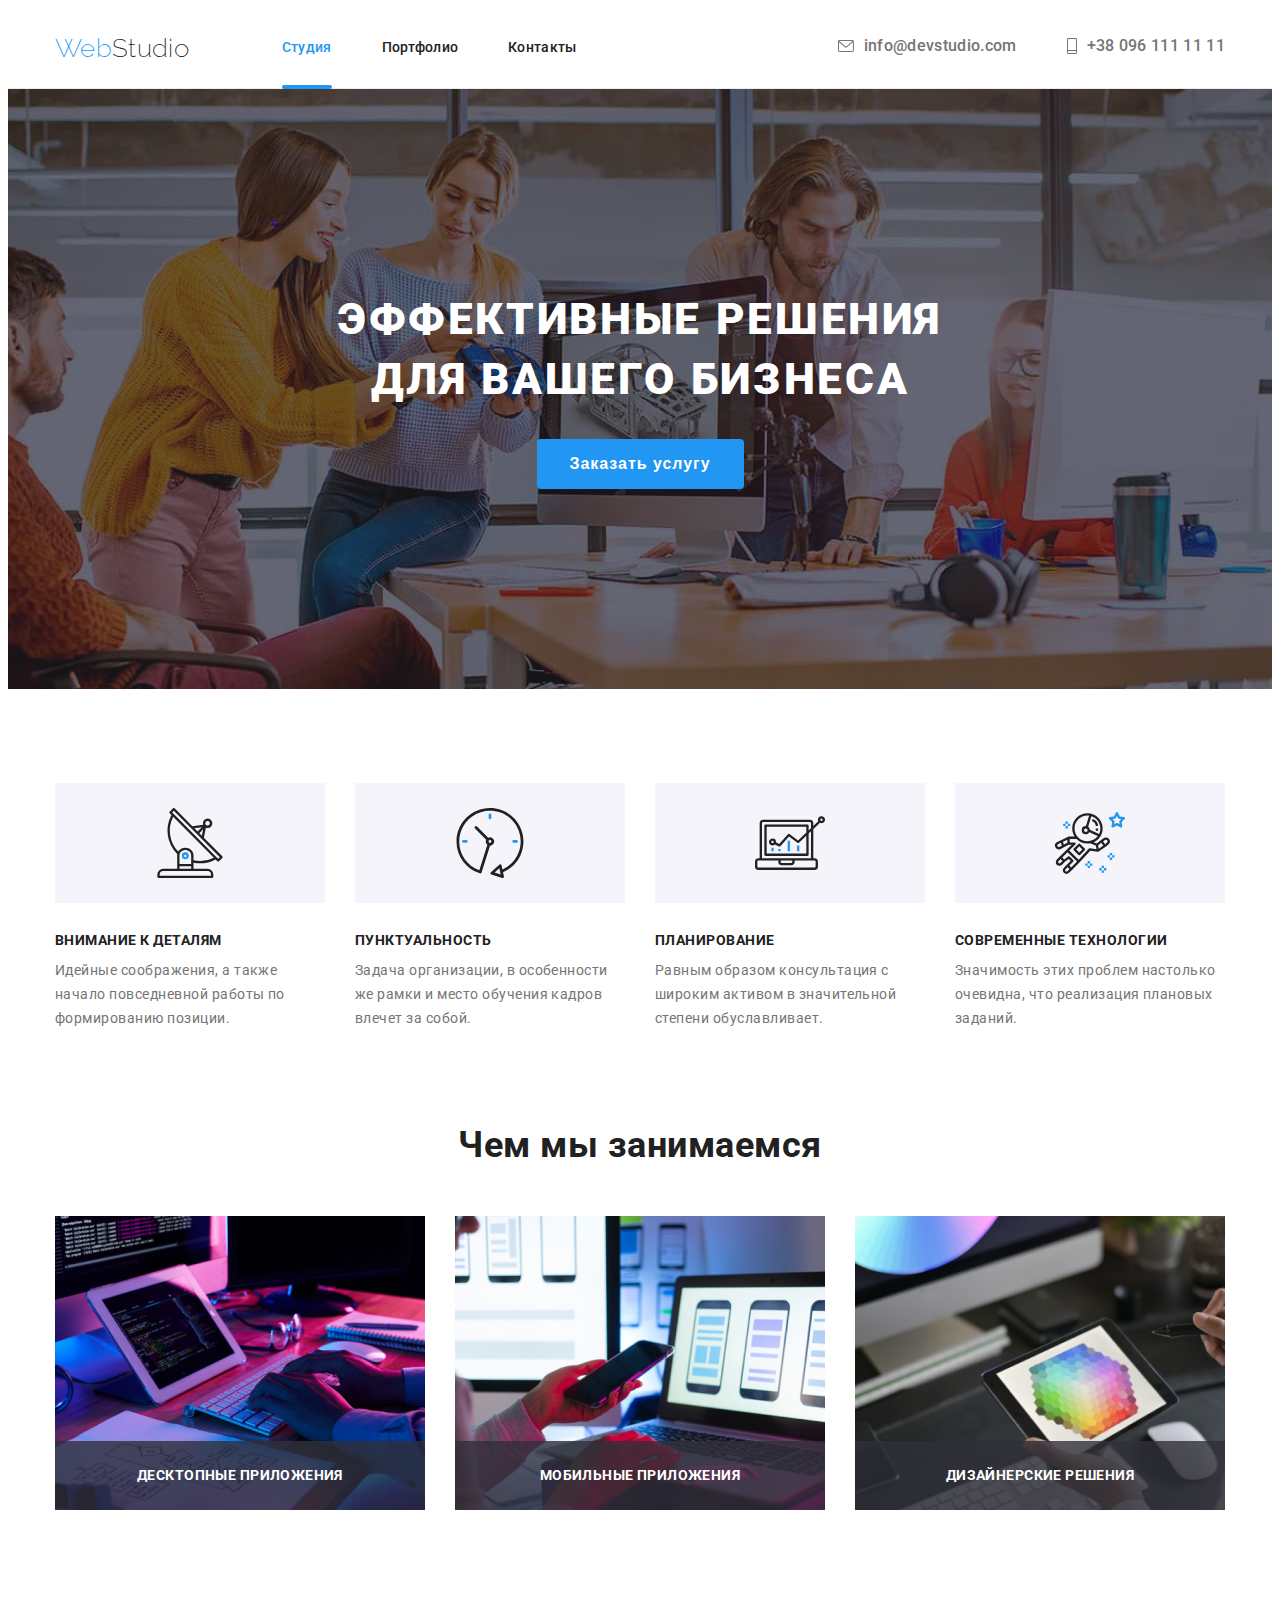
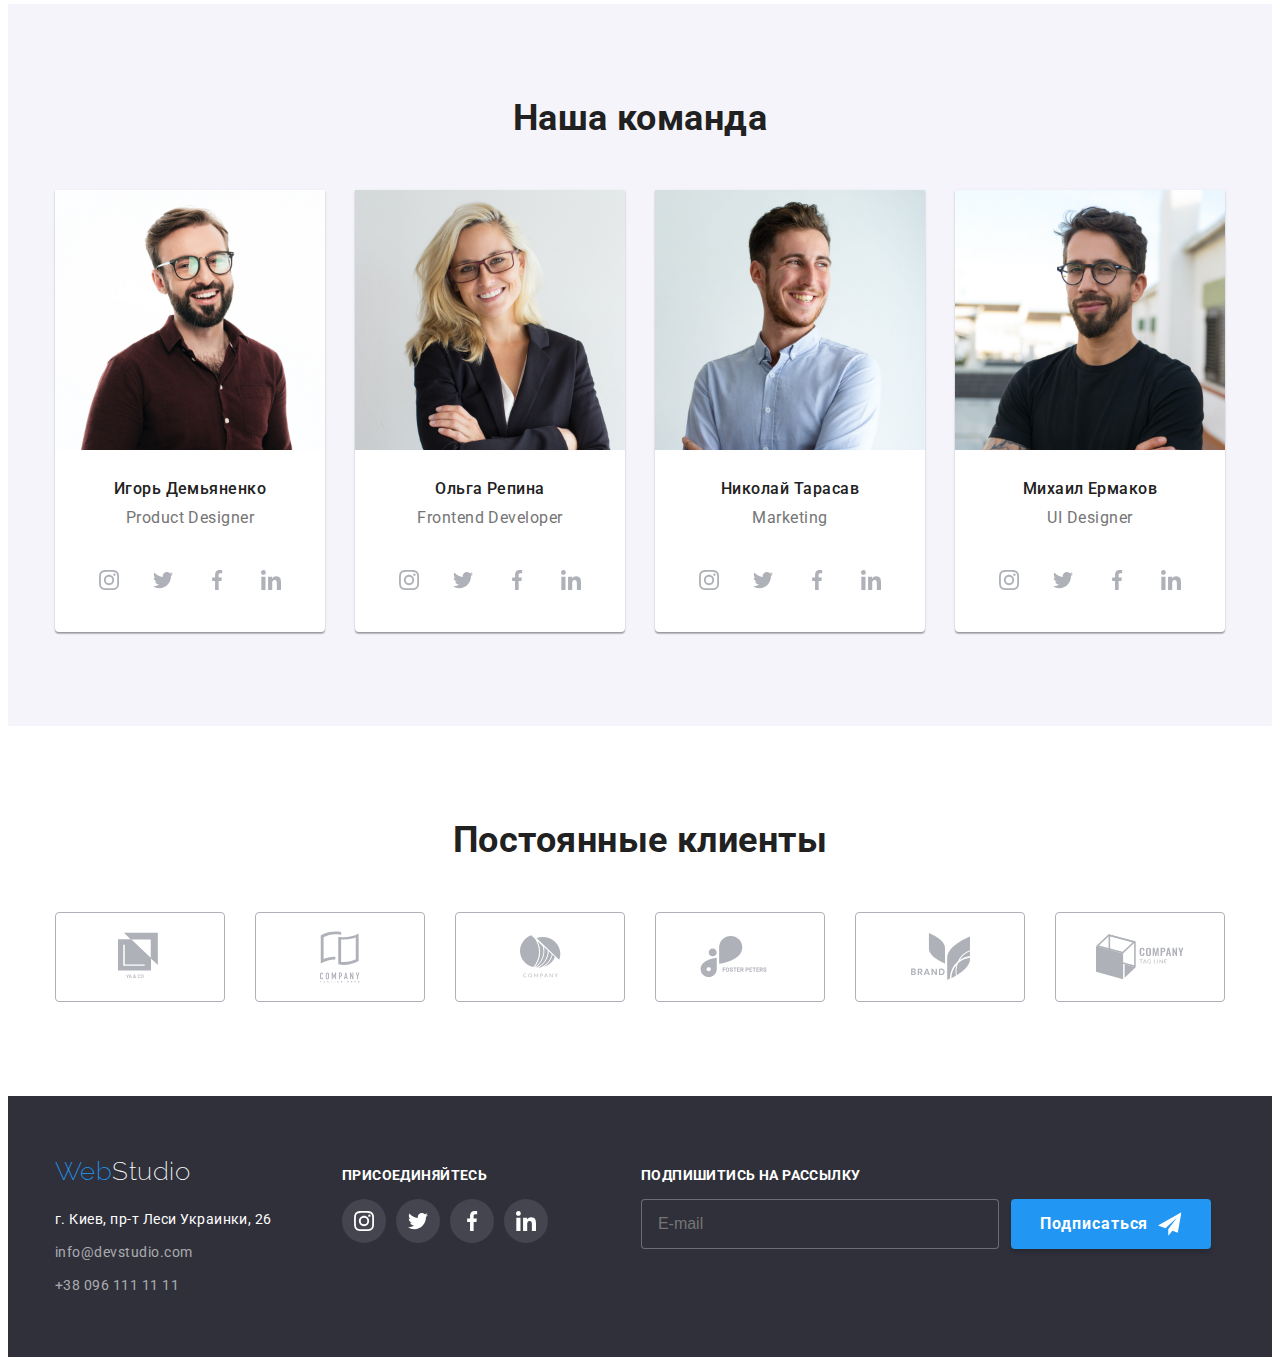
<file: index.html>
<!DOCTYPE html>
<html lang="ru">
<head>
    <meta charset="UTF-8">
    <meta name="viewport" content="width=, initial-scale=1.0">
    <title>Document</title>
    <link href="https://fonts.googleapis.com/css2?family=Raleway:wght@700&family=Roboto:wght@400;500;700;900&display=swap"
        rel="stylesheet">
    <link rel="stylesheet" href="./css/common.css">
    <link rel="stylesheet" href="./css/main.css">
</head>
<body>
    <!-- Шапка страницы-->
    <header class="page-header">
        <div class="container main-nav">
            <nav class="main-nav">
               <a href="./index.html" class="logo"><span class="logo-accent">Web</span>Studio</a>

            <ul class="site-nav list">
               <li class="item"><a href="" class="link current">Студия</a></li>
               <li class="item"><a href="./portfolio.html" class="link">Портфолио</a></li>
               <li class="item"><a href="" class="link">Контакты</a></li>
            </ul>
           </nav>

            <ul class="contact">
                <li class="item">
                    <a href="mailto:info@devstudio.com" class="link contact">
                    <svg class="icon mail">
                        <use href="./images/symbol-defs.svg#mail"></use>
                    </svg> info@devstudio.com</a></li>
                <li class="item">
                    <a href="tel:+380961111111" class="link contact">
                     <svg class="icon tel">
                        <use href="./images/symbol-defs.svg#tel"></use>
                     </svg> +38 096 111 11 11
                </a></li>
            </ul>
        </div>
    </header>
    <!-- Привествияe-->
    <main> 
   
        <section class="hero"> 
            <h1 class="hero-title">Эффективные решения<br> для вашего бизнеса </h1>
            <button type="button" class="button" data-modal-open>Заказать услугу</button>
        </section>

    <!-- Преимущества-->
    <section class="section no-padding"> 
        <div class="container">
            <h2 class="section-title-feature">Преимущества</h2>
            
            <ul class="feature-list list">
                <li class="item icon-antenna">
                    <h3 class="title">ВНИМАНИЕ К ДЕТАЛЯМ</h3>
                    <p class="text">Идейные соображения, а также начало повседневной работы по формированию позиции.</p>
                </li>
                <li class="item icon-clock">
                    <h3 class="title">ПУНКТУАЛЬНОСТЬ</h3>
                    <p class="text">Задача организации, в особенности же рамки и место обучения кадров влечет за собой.</p>
                </li>
                <li class="item icon-diagram">
                    <h3 class="title">ПЛАНИРОВАНИЕ</h3>
                    <p class="text">Равным образом консультация с широким активом в значительной степени обуславливает.</p>
                </li>
                <li class="item icon-astronaut">
                    <h3 class="title">СОВРЕМЕННЫЕ ТЕХНОЛОГИИ</h3>
                    <p class="text">Значимость этих проблем настолько очевидна, что реализация плановых заданий.</p>
                </li>
            </ul>
        </div>
    </section>
    <!-- Чем мы занимаемся -->
    <section class="section">
        <div class="container">
            <h2 class="section-title">Чем мы занимаемся</h2>
            <ul class="work-list list">
                <li class="item">
                    <div class="box-work">
                        <img src="./images/img1.png" alt="Кодируем" width="370">
                        <div class="box-title">
                            <p class="box-text">ДЕСКТОПНЫЕ ПРИЛОЖЕНИЯ</p>
                        </div>
                        </div>
                </li>
                <li class="item">
                    <div class="box-work">
                        <img src="./images/img2.png" alt="Смотрим на телефон" width="370">
                        <div class="box-title">
                            <p class="box-text">МОБИЛЬНЫЕ ПРИЛОЖЕНИЯ</p>
                        </div>
                    </div>
                    
                </li>
                <li class="item">
                    <div class="box-work">
                        <img src="./images/img3.png" alt="Рисуем в планшете" width="370">
                        <div class="box-title">
                            <p class="box-text">ДИЗАЙНЕРСКИЕ РЕШЕНИЯ</p>
                        </div>
                    </div>
                </li>
            </ul>
        </div>
    </section>
    <!-- Наша команда-->
    <section class="section background">
        <div class="container">
            <h2 class="section-title">Наша команда</h2>
            <ul class="team-list">
                <li class="team-item">
                    <img class="member" src="./images/igor.jpg" alt="Игорь Демьяненко" width="270">
                    <h3 class="title">Игорь Демьяненко</h3>
                    <p class="text">Product Designer</p>
                    <ul class="social-icon-list">
                        <li class="social-icon-item">
                            <a class="social-icon-link" href="https://www.instagram.com">
                            <svg class="social-icon">
                                <use href="./images/symbol-defs.svg#instagram"></use>
                            </svg>
                            </a>
                        </li>
                        <li class="social-icon-item">
                            <a class="social-icon-link" href="https://www.twitter.com">
                            <svg class="social-icon">
                                <use href="./images/symbol-defs.svg#twitter"></use>
                            </svg>
                            </a>
                        </li>
                        <li class="social-icon-item">
                            <a class="social-icon-link" href="https://www.facebook.com">
                            <svg class="social-icon">
                                <use href="./images/symbol-defs.svg#facebook"></use>
                            </svg></a>
                        </li>
                        <li class="social-icon-item">
                            <a class="social-icon-link" href="https://www.linkedin.com">
                            <svg class="social-icon">
                                <use href="./images/symbol-defs.svg#linkedin"></use>
                            </svg></a>
                        </li>
                    </ul>
                </li>
                <li class="team-item">
                    <img class="member" src="./images/olga.jpg" alt="Ольга Репина" width="270">
                    <h3 class="title">Ольга Репина</h3>
                    <p class="text">Frontend Developer</p>
                    <ul class="social-icon-list">
                        <li class="social-icon-item">
                            <a class="social-icon-link" href="https://www.instagram.com">
                                <svg class="social-icon">
                                    <use href="./images/symbol-defs.svg#instagram"></use>
                                </svg>
                            </a>
                        </li>
                        <li class="social-icon-item">
                            <a class="social-icon-link" href="https://www.twitter.com">
                                <svg class="social-icon">
                                    <use href="./images/symbol-defs.svg#twitter"></use>
                                </svg>
                            </a>
                        </li>
                        <li class="social-icon-item">
                            <a class="social-icon-link" href="https://www.facebook.com">
                                <svg class="social-icon">
                                    <use href="./images/symbol-defs.svg#facebook"></use>
                                </svg></a>
                        </li>
                        <li class="social-icon-item">
                            <a class="social-icon-link" href="https://www.linkedin.com">
                                <svg class="social-icon">
                                    <use href="./images/symbol-defs.svg#linkedin"></use>
                                </svg></a>
                        </li>
                    </ul>
                </li>
                <li class="team-item">
                    <img class="member" src="./images/nikolay.jpg" alt="Николай Тарасов" width="270">
                    <h3 class="title">Николай Тарасав</h3>
                    <p class="text">Marketing</p>
                    <ul class="social-icon-list">
                        <li class="social-icon-item">
                            <a class="social-icon-link" href="https://www.instagram.com">
                                <svg class="social-icon">
                                    <use href="./images/symbol-defs.svg#instagram"></use>
                                </svg>
                            </a>
                        </li>
                        <li class="social-icon-item">
                            <a class="social-icon-link" href="https://www.twitter.com">
                                <svg class="social-icon">
                                    <use href="./images/symbol-defs.svg#twitter"></use>
                                </svg>
                            </a>
                        </li>
                        <li class="social-icon-item">
                            <a class="social-icon-link" href="https://www.facebook.com">
                                <svg class="social-icon">
                                    <use href="./images/symbol-defs.svg#facebook"></use>
                                </svg></a>
                        </li>
                        <li class="social-icon-item">
                            <a class="social-icon-link" href="https://www.linkedin.com">
                                <svg class="social-icon">
                                    <use href="./images/symbol-defs.svg#linkedin"></use>
                                </svg></a>
                        </li>
                    </ul>
                </li>
                <li class="team-item">
                    <img class="member" src="./images/mike.jpg" alt="Михаил Ермаков" width="270">
                    <h3 class="title">Михаил Ермаков</h3>
                    <p class="text">UI Designer</p>
                    <ul class="social-icon-list">
                        <li class="social-icon-item">
                            <a class="social-icon-link" href="https://www.instagram.com">
                                <svg class="social-icon">
                                    <use href="./images/symbol-defs.svg#instagram"></use>
                                </svg>
                            </a>
                        </li>
                        <li class="social-icon-item">
                            <a class="social-icon-link" href="https://www.twitter.com">
                                <svg class="social-icon">
                                    <use href="./images/symbol-defs.svg#twitter"></use>
                                </svg>
                            </a>
                        </li>
                        <li class="social-icon-item">
                            <a class="social-icon-link" href="https://www.facebook.com">
                                <svg class="social-icon">
                                    <use href="./images/symbol-defs.svg#facebook"></use>
                                </svg></a>
                        </li>
                        <li class="social-icon-item">
                            <a class="social-icon-link" href="https://www.linkedin.com">
                                <svg class="social-icon">
                                    <use href="./images/symbol-defs.svg#linkedin"></use>
                                </svg></a>
                        </li>
                    </ul>
                </li>
            </ul>
        </div>
    </section>
    <!-- Постоянные клиенты -->
    <section class="clients">
        <div class="container">
            <h2 class="section-title">Постоянные клиенты</h2>
            <ul class="clients-list">
                <li class="clients-item">
                    <a class="clients-link" href="">
                        <svg class="client-icon" width="44">
                            <use href="./images/symbol-defs.svg#logo-1"></use>
                        </svg>
                    </a>
                </li>
                <li class="clients-item">
                    <a class="clients-link" href="">
                        <svg class="client-icon" width="40" height="52">
                            <use href="./images/symbol-defs.svg#logo-2"></use>
                        </svg>
                    </a>
                </li>
                <li class="clients-item">
                    <a class="clients-link" href="">
                        <svg class="client-icon" width="41" height="43">
                            <use href="./images/symbol-defs.svg#logo-3"></use>
                        </svg>
                    </a>
                </li>
                <li class="clients-item">
                    <a class="clients-link" href="">
                        <svg class="client-icon" width="80" height="42">
                            <use href="./images/symbol-defs.svg#logo-4"></use>
                        </svg>
                    </a>
                </li>
                <li class="clients-item">
                    <a class="clients-link" href="">
                        <svg class="client-icon" width="59" height="47">
                            <use href="./images/symbol-defs.svg#logo-5"></use>
                        </svg>
                    </a>
                </li>
                <li class="clients-item">
                    <a class="clients-link" href="">
                        <svg class="client-icon" width="88">
                            <use href="./images/symbol-defs.svg#logo-6"></use>
                        </svg>
                    </a>
                </li>
            </ul>
        </div>
    </section>
    </main>
    <!-- Подвол страницы-->
     <footer class="footer">
        <div class="container flexbox">
                  <div class="footer-adress">
                 <a href="./index.html" class="logo"><span class="logo-accent">Web</span><span
                    class="logo-accent secondary">Studio</span></a>

                <address class="block-address">
                  <p class="address">г. Киев, пр-т Леси Украинки, 26</p>
                  <ul class="contact-footer list">
                    <li class="item email"><a href="mailto:info@devstudio.com" class="link">info@devstudio.com</a></li>
                    <li class="item phone"><a href="tel:+380961111111" class="link">+38 096 111 11 11</a></li>
                  </ul>
                </address>
               </div>
               <div class="footer-join">
                 <h3 class="footer-title">Присоединяйтесь</h3>
                <ul class="footer-social-icon">
                    <li class="social-icon-item">
                        <a class="social-icon-link" href="https://www.instagram.com">
                            <svg class="social-icon team-icon">
                                <use href="./images/symbol-defs.svg#instagram"></use>
                            </svg>
                        </a>
                    </li>
                    <li class="social-icon-item">
                        <a class="social-icon-link" href="https://www.twitter.com">
                            <svg class="social-icon team-icon">
                                <use href="./images/symbol-defs.svg#twitter"></use>
                            </svg>
                        </a>
                    </li>
                    <li class="social-icon-item">
                        <a class="social-icon-link" href="https://www.facebook.com">
                            <svg class="social-icon team-icon">
                                <use href="./images/symbol-defs.svg#facebook"></use>
                            </svg></a>
                    </li>
                    <li class="social-icon-item">
                        <a class="social-icon-link" href="https://www.linkedin.com">
                            <svg class="social-icon team-icon">
                                <use href="./images/symbol-defs.svg#linkedin"></use>
                            </svg></a>
                    </li>
                </ul>
                </div>

                <div class="subscribe">
                    <b class="footer-subscribe">ПОДПИШИТИСЬ НА РАССЫЛКУ</b>
                    <form class="footer-form">
                        <input class="footer-input" type="email" name="e-mail" placeholder="E-mail">
                        <button class="subscribe-button" type="submit">Подписаться
                            <svg class="icon-send">
                                <use href="./images/symbol-defs.svg#icon-subscribe"></use>
                            </svg>
                        </button>
                    </form>
                </div>
        </div>
            
    </footer> 

    <div class="backdrop is-hidden" data-modal>
        <div class="modal">
            <button class="modal-button" data-modal-close>
                <svg class="icon-close" width="11" height="11">
                    <use href="./images/symbol-defs.svg#close"></use>
                </svg>
            </button>
            <b class="modal-text">Оставьте свои данные, мы вам перезвоним</b>
            <form class="modal-form">
                <div class="form-field">
                    <label for="modal-name" class="form-label" autofocus>Имя</label>
                    <div class="input-block">
                        <input type="text" class="form-input" name="name" id="modal-name" />
                        <svg class="input-icon">
                            <use href="./images/symbol-defs.svg#icon-name"></use>
                        </svg>
                    </div>
                </div>
                <div class="form-field">
                    <label for="modal-phone" class="form-label">Телефон</label>
                    <div class="input-block">
                        <input type="text" class="form-input" name="phone" id="modal-phone" />
                        <svg class="input-icon">
                            <use href="./images/symbol-defs.svg#icon-phone"></use>
                        </svg>
                    </div>
                </div>
                <div class="form-field">
                    <label for="modal-email" class="form-label">Почта</label>
                    <div class="input-block">
                        <input type="text" class="form-input" name="email" id="modal-email" />
                        <svg class="input-icon">
                            <use href="./images/symbol-defs.svg#icon-email"></use>
                        </svg>
                    </div>
                </div>
                <div class="form-field">
                    <label for="modal-comment" class="form-label">Комментарий</label>
                    <textarea class="form-input form-comment" name="comment" id="modal-comment" rows="6"
                        placeholder="Введите текст"></textarea>
                </div>
                <div class="form-policy">
                    <label class="policy-label">
                        <input type="checkbox" name="policy" class="checkbox visually-hidden" checked>
                        <span class="checkbox-order"></span>
                        Соглашаюсь с рассылкой и принимаю
                        <a href="" class="agreement">Условия договора</a>
                    </label>
                </div>
                <button type="submit" class="button">Отправить</button>
            </form>
        </div>
    </div>
     <script src="./js/modal.js"></script>
</body>
</html>
</file>
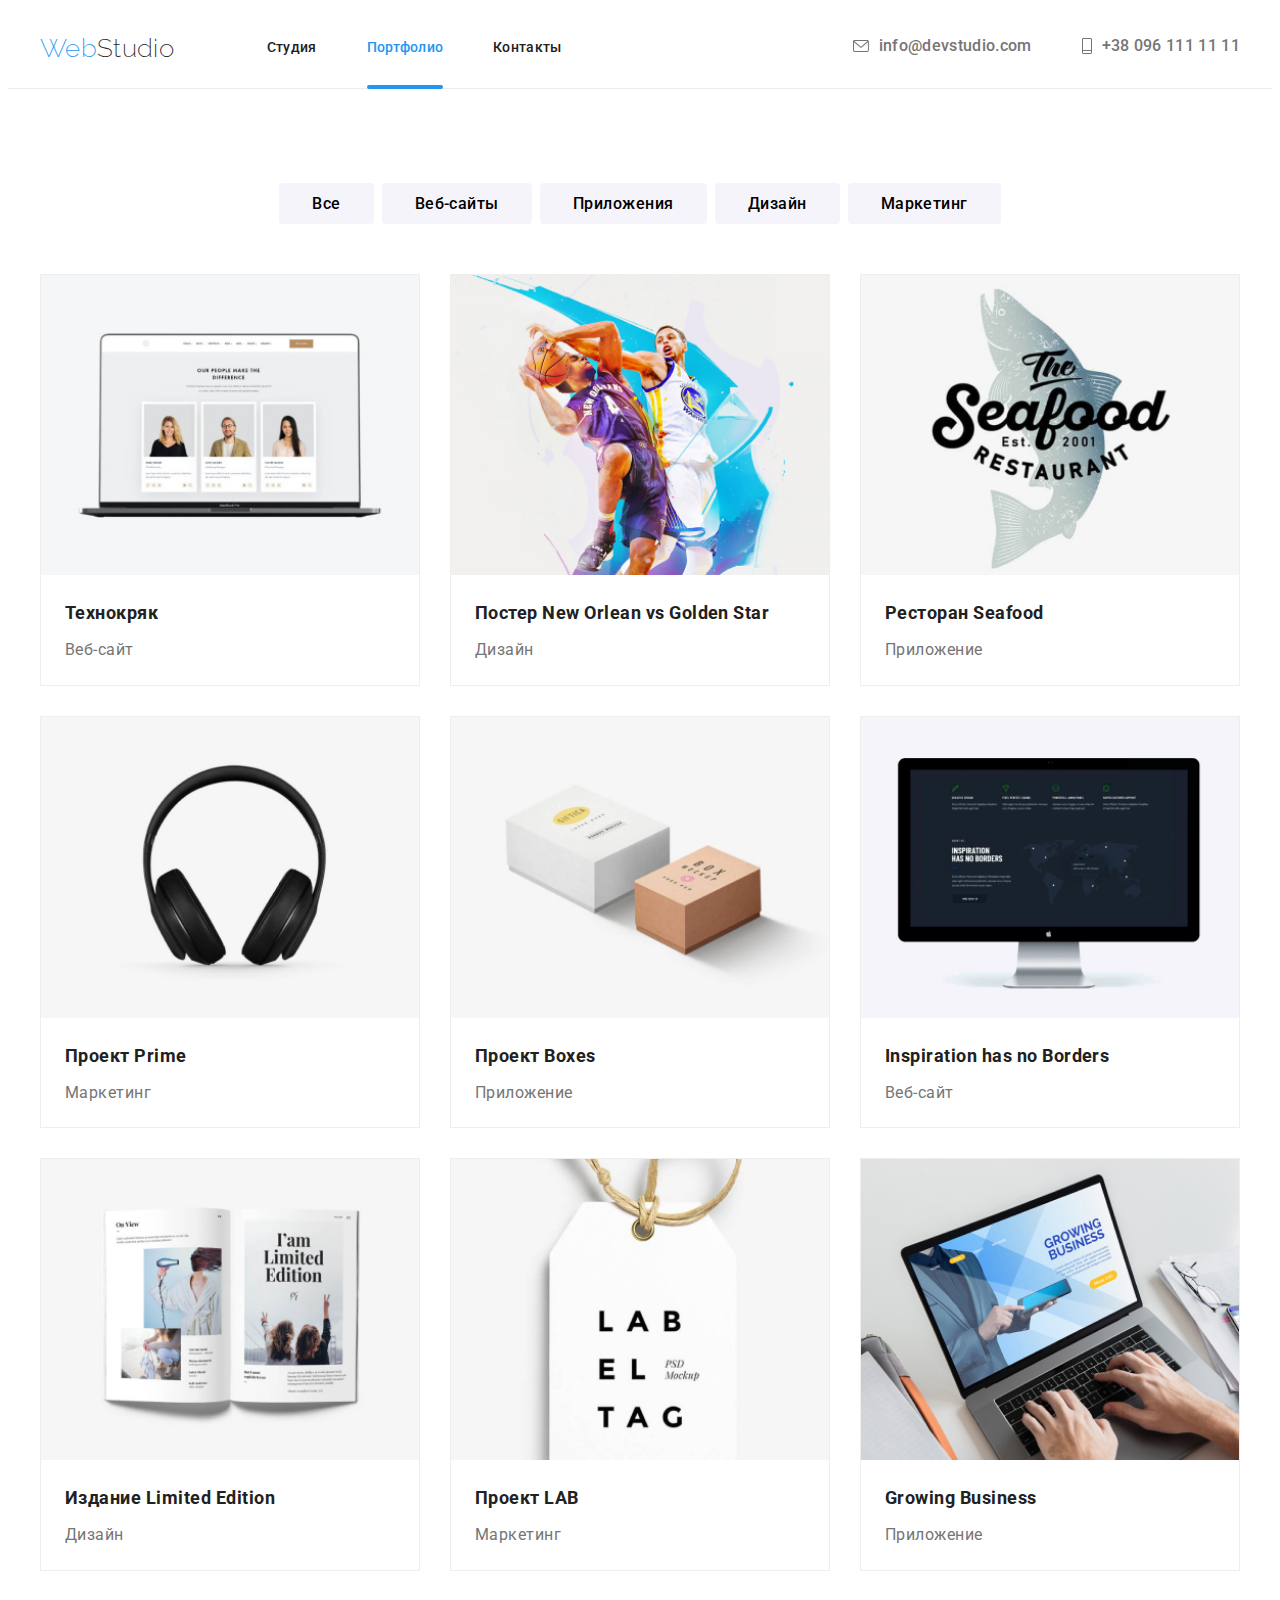
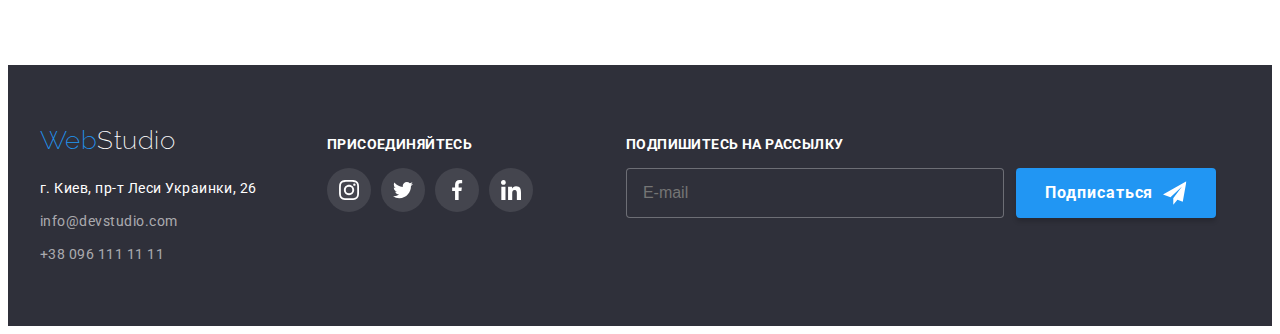
<file: portfolio.html>
<!DOCTYPE html>
<html lang="ru">
<head>
    <meta charset="UTF-8">
    <meta name="viewport" content="width=device-width, initial-scale=1.0">
    <title>Document</title>
    <link href="https://fonts.googleapis.com/css2?family=Raleway:wght@700&family=Roboto:wght@400;500;700;900&display=swap"
                rel="stylesheet">
    <link rel="stylesheet" href="./css/common.css">
    <link rel="stylesheet" href="./css/portfolio.css">
</head>
<body>
<!-- Шапка страницы-->
<header class="page-header">
    <div class="container main-nav">
        <nav class="main-nav">
            <a href="./index.html" class="logo"><span class="logo-accent">Web</span>Studio</a>

            <ul class="site-nav list">
                <li class="item"><a href="./index.html" class="link">Студия</a></li>
                <li class="item"><a href="" class="link current">Портфолио</a></li>
                <li class="item"><a href="" class="link">Контакты</a></li>
            </ul>
        </nav>

        <ul class="contact list">
            <li class="item"><a href="mailto:info@devstudio.com" class="link">
                    <svg class="icon mail">
                        <use href="./images/symbol-defs.svg#mail"></use>
                    </svg> info@devstudio.com</a></li>
            <li class="item"><a href="tel:+380961111111" class="link">
                    <svg class="icon tel">
                        <use href="./images/symbol-defs.svg#tel"></use>
                    </svg> +38 096 111 11 11
                </a></li>
        </ul>
    </div>
</header>
    <!-- Портфолио -->
    <main>
    <div class="main-container">
       <section> 
            <!-- <div class="button"> -->
                <h1 class="flex-title">Портфолио</h1>
                <ul class="button-list list">
                   <li class="button-item">
                    <button class="portfolio-button">Все</button>
                   </li> 
                    <li class="button-item">
                        <button class="portfolio-button">Веб-сайты</button>
                    </li>
                    <li class="button-item">
                        <button class="portfolio-button">Приложения</button>
                    </li>
                    <li class="button-item">
                        <button class="portfolio-button">Дизайн</button>
                    </li>
                    <li class="button-item">
                        <button class="portfolio-button">Маркетинг</button>
                    </li>
                </ul>
            <!-- </div> -->
            <div class="flex-container">
                <ul class="flex-list">
                    <li class="flex-element">
                        <a href="" class="flex-link">
                            <div class="portfolio-position">
                                <img class="flex-image" src="./images-portfolio/img-3.jpg" alt="вид веб-сайта">
                               <div class="portfolio-overlay">
                                   <p class="description">Технокряк это современная площадка распространения коронавируса. Компании используют эту
                                     платформу для цифрового
                                     шпионажа и атак на защищённые сервера конкурентов.</p>
                               </div> 
                            </div>
                            <div class="content">
                                <h2 class="title">Технокряк</h2>
                                <p class="text">Веб-сайт</p>
                            </div>
                        </a>
                    </li>
                    <li class="flex-element">
                        <a href="" class="flex-link">
                            <div class="portfolio-position">
                                <img src="./images-portfolio/img-4.jpg" alt="баскетболысти">
                                <div class="portfolio-overlay">
                                    <p class="description">Технокряк это современная площадка распространения коронавируса. Компании используют эту
                                        платформу для цифрового
                                        шпионажа и атак на защищённые сервера конкурентов.</p>
                                </div>
                            </div>
                            <div class="content">
                                <h2 class="title">Постер New Orlean vs Golden Star</h2>
                                <p class="text">Дизайн</p>
                            </div>
                        </a>
                    </li>
                    <li class="flex-element">
                        <a href="" class="flex-link">
                           <div class="portfolio-position">
                            <img src="./images-portfolio/img-5.jpg" alt="лого ресторана">
                            <div class="portfolio-overlay">
                                <p class="description">Технокряк это современная площадка распространения коронавируса. Компании используют эту
                                    платформу для цифрового
                                    шпионажа и атак на защищённые сервера конкурентов.</p>
                            </div>
                           </div> 
                            <div class="content">
                                <h2 class="title">Ресторан Seafood</h2>
                                <p class="text">Приложение</p>
                            </div>
                        </a>
                    </li>
                    <li class="flex-element">
                        <a href="" class="flex-link">
                            <div class="portfolio-position">
                                <img src="./images-portfolio/img-6.jpg" alt="навушники">
                                <div class="portfolio-overlay">
                                    <p class="description">Технокряк это современная площадка распространения коронавируса. Компании используют эту
                                        платформу для цифрового
                                        шпионажа и атак на защищённые сервера конкурентов.</p>
                                </div>
                            </div>
                           <div class="content">
                                <h2 class="title">Проект Prime</h2>
                                <p class="text">Маркетинг</p>
                           </div>
                        </a>
                    </li>
                    <li class="flex-element">
                        <a href="" class="flex-link">
                            <div class="portfolio-position">
                                <img src="./images-portfolio/img-7.jpg" alt="ящики">
                                <div class="portfolio-overlay">
                                    <p class="description">Технокряк это современная площадка распространения коронавируса. Компании используют эту
                                        платформу для цифрового
                                        шпионажа и атак на защищённые сервера конкурентов.</p>
                                </div>
                            </div>
                            <div class="content">
                                <h2 class="title">Проект Boxes</h2>
                                <p class="text">Приложение</p>
                            </div>
                        </a>
                    </li>
                    <li class="flex-element">
                        <a href="" class="flex-link">
                            <div class="portfolio-position">
                                <img src="./images-portfolio/img-8.jpg" alt="вид ПК">
                                <div class="portfolio-overlay">
                                    <p class="description">Технокряк это современная площадка распространения коронавируса. Компании используют эту
                                        платформу для цифрового
                                        шпионажа и атак на защищённые сервера конкурентов.</p>
                                </div>
                            </div>
                            
                            <div class="content">
                                <h2 class="title">Inspiration has no Borders</h2>
                                <p class="text">Веб-сайт</p>
                            </div>
                        </a>
                    </li>
                    <li class="flex-element">
                        <a href="" class="flex-link">
                            <div class="portfolio-position">
                                <img src="./images-portfolio/img-9.jpg" alt="журнал">
                                <div class="portfolio-overlay">
                                    <p class="description">Технокряк это современная площадка распространения коронавируса. Компании используют эту
                                        платформу для цифрового
                                        шпионажа и атак на защищённые сервера конкурентов.</p>
                                </div>
                            </div>
                            
                            
                            <div class="content">
                                <h2 class="title">Издание Limited Edition</h2>
                                <p class="text">Дизайн</p>
                            </div>
                        </a>
                    </li>
                    <li class="flex-element">
                        <a href="" class="flex-link">
                            <div class="portfolio-position">
                                <img src="./images-portfolio/img-10.jpg" alt="метка">
                                <div class="portfolio-overlay">
                                    <p class="description">Технокряк это современная площадка распространения коронавируса. Компании используют эту
                                        платформу для цифрового
                                        шпионажа и атак на защищённые сервера конкурентов.</p>
                                </div>
                            </div>
                            
                            <div class="content"> 
                                <h2 class="title">Проект LAB</h2>
                                <p class="text">Маркетинг</p>
                            </div>
                        </a>
                    </li>
                    <li class="flex-element">
                        <a href="" class="flex-link">
                            <div class="portfolio-position">
                                <img src="./images-portfolio/img-11.jpg" alt="вид веб-сайта">
                                <div class="portfolio-overlay">
                                    <p class="description">Технокряк это современная площадка распространения коронавируса. Компании используют эту
                                        платформу для цифрового
                                        шпионажа и атак на защищённые сервера конкурентов.</p>
                                </div>
                            </div>
                            
                            <div class="content"> 
                                <h2 class="title">Growing Business</h2>
                                <p class="text">Приложение</p>
                            </div>
                        </a>
                    </li>
                </ul>
            </div>
            </section>
        </div>
    </main>
    <!-- Подвол страницы-->
<footer class="footer">
    <div class="container flexbox">
        <div class="footer-adress">
            <a href="./index.html" class="logo"><span class="logo-accent">Web</span><span
                    class="logo-accent secondary">Studio</span></a>

            <address class="block-address">
                <p class="address">г. Киев, пр-т Леси Украинки, 26</p>
                <ul class="contact-footer list">
                    <li class="item email"><a href="mailto:info@devstudio.com" class="link">info@devstudio.com</a></li>
                    <li class="item phone"><a href="tel:+380961111111" class="link">+38 096 111 11 11</a></li>
                </ul>
            </address>
        </div>
        <div class="footer-join">
            <h3 class="footer-title">Присоединяйтесь</h3>
            <ul class="footer-social-icon">
                <li class="social-icon-item">
                    <a class="social-icon-link" href="https://www.instagram.com">
                        <svg class="social-icon team-icon">
                            <use href="./images/symbol-defs.svg#instagram"></use>
                        </svg>
                    </a>
                </li>
                <li class="social-icon-item">
                    <a class="social-icon-link" href="https://www.twitter.com">
                        <svg class="social-icon team-icon">
                            <use href="./images/symbol-defs.svg#twitter"></use>
                        </svg>
                    </a>
                </li>
                <li class="social-icon-item">
                    <a class="social-icon-link" href="https://www.facebook.com">
                        <svg class="social-icon team-icon">
                            <use href="./images/symbol-defs.svg#facebook"></use>
                        </svg></a>
                </li>
                <li class="social-icon-item">
                    <a class="social-icon-link" href="https://www.linkedin.com">
                        <svg class="social-icon team-icon">
                            <use href="./images/symbol-defs.svg#linkedin"></use>
                        </svg></a>
                </li>
            </ul>
        </div>

        <div class="subscribe">
            <b class="footer-subscribe">Подпишитесь на рассылку</b>
            <form class="footer-form">
                <input class="footer-input" type="email" name="e-mail" placeholder="E-mail">
                <button class="subscribe-button" type="submit">Подписаться
                    <svg class="icon-send">
                        <use href="./images/symbol-defs.svg#icon-subscribe"></use>
                    </svg>
                </button>
            </form>
        </div>
    </div>
</footer>


</body>
</html>
</file>
<file: css/common.css>
/* цвет основого текста #757575 */
    /* заголовок #212121*/
    /* вторичный цвет текста rgba(255, 255, 255, 0.6)*/
    /* акцент #2196F3 */
    /* белый #FFFFFF /*
    /* background #2F303A (black) ,#E5E5E5 (white), #F5F4FA (blue) */

:root {
    --primery-text-color: #757575;
    --title-text-color: #212121;
    --accent-color: #2196F3;
    --primery-white-color: #FFFFFF;
    --secondary-text-color: rgba(255, 255, 255, 0.6);
    --footer-background-color: #2F303A;
    --footer-background-icon: rgba(255, 255, 255, 0.1);
    --icon-color: #afb1b8;
    /* var */
}

body {
    position: relative;
    background-color: var(--primery-white-color);
    font-family: Roboto, sans-serif;
    letter-spacing: 0.03em;
   }

ul {
    list-style: none;
}

li {
    display: list-item;
}
/* .flex {
    display: flex;
} */

.container {
    margin-left: auto;
    margin-right: auto;
    padding-left: 15px;
    padding-right: 15px;
    width: 1200px;
}

.list {
    list-style: none;
    padding: 0;
    margin: 0;
}
/* Site header */

.page-header {
    background-color: var(--primery-white-color);
    font-weight: 500;
    line-height: 1.14;
    letter-spacing: 0.02em;
    border-bottom: 1px solid #ececec;

}

.page-header .logo {
    color: var(--title-text-color);
    font-family: Raleway, sans-serif;
    font-weight: 200;
    font-size: 26px;
    line-height: 1.19;
    text-decoration: none;
}

.page-header .logo-accent {
    color: var(--accent-color);
}
/* Main nav */
.main-nav {
    
    display: flex;
    align-items: center;
    margin-left: 0;
}

/* Site nav */
.site-nav {
    display: flex;
    margin-left: 93px;
}

.site-nav .item + .item {
    margin-left: 50px;
}
/* .site-nav .item:not(:last-child){
    margin-right: 40px;
} */

.site-nav .link{
    display: block;
    padding-top: 32px;
    padding-bottom: 32px;
    color: var(--title-text-color);
    font-weight: 500;
    font-size: 14px;
    /* line-height: 1.14; */
    letter-spacing: 0.02em;
    text-decoration: none;
    transition: color 250ms cubic-bezier(0.4, 0, 0.2, 1);
}

.site-nav .link:hover,
.site-nav .link:focus{
    color: var(--accent-color);
}

.site-nav .link.current{
    color: var(--accent-color);
}

.current {
    position: relative;
}

.current::after {
    content: "";
    position: absolute;
    bottom: -1px;
    left: 0;
    width: 100%;
    height: 4px;
    background-color: var(--accent-color);
    border-radius: 2px;
}
/* Social-links */

.social-icon-list {
    display: flex;
    justify-content: center;
    align-items: center;
    margin-bottom: 30px;
    padding: 0;
}

.social-icon-link {
    display: flex;
    justify-content: center;
    align-items: center;
    width: 44px;
    height: 44px;
    border-radius: 50%;
    fill: var(--icon-color);
}

.social-icon-item:not(:last-child) {
    margin-right: 10px;
}

.social-icon {
    width: 20px;
    height: 20px;
}
.team-icon {
    fill: currentColor;
}
.social-icon-link:hover {
   background-color: var(--accent-color);
    fill: var(--primery-white-color);
}

.social-icon-link:hover .team-icon,
.social-icon-link:focus .team-icon {
    fill: var(--primery-white-color);
}

/* Contact */

.contact {
    display: flex;
    margin-left: auto;
}
.contact .item + .item {
    margin-left: 50px;
}

.contact .link{
    display: inline-flex;
    align-items: center;
    color: var(--primery-text-color);
    text-decoration: none;
    transition: color 250ms cubic-bezier(0.4, 0, 0.2, 1);
    
}

.contact .link:hover,
.contact .link:focus {
    color: var(--accent-color);
    cursor: pointer;
}

.contact .link:hover .icon,
.contact .link:focus .icon{
    fill: var(--accent-color);
    cursor: pointer;
}


.icon {
    margin-right: 10px;
    fill: var(--primery-text-color);
}

.mail {
    width: 16px;
    height: 12px;
}

.tel {
    width: 10px;
    height: 16px;
}



/* Footer */
.footer{
    background-color: var(--footer-background-color);
    padding-top: 60px;
    padding-bottom: 60px;
}

.flexbox {
    display: flex;
    align-items: baseline;
}
.footer-address {
   display: inline-block;
   max-width: 270px;
}

.footer .logo {
    margin-bottom: 20px;
    color: var(--title-text-color);
    font-family: Raleway, sans-serif;
    font-weight: 200;
    font-size: 26px;
    line-height: 1.19;
    text-decoration: none;
}

.footer .logo-accent {
    color: var(--accent-color);
}

.footer .link {
    color: var(--secondary-text-color);
    text-decoration: none;
}

.footer .secondary {
    color: #FFFFFF;
}

.footer-join {
    /* display: inline-block;
    flex-wrap: wrap;
    max-width: 270px; */
    margin-left: 70px;
}

.footer-title {
     margin-top: 0;
     margin-bottom: 0px;
     font-family: Roboto;
    font-style: normal;
    font-weight: bold;
    font-size: 14px;
    line-height: 16px;
    letter-spacing: 0.03em;
    text-transform: uppercase;
    color: var(--primery-white-color);
}

.footer-social-icon {
    display: flex;
    justify-content: center;
    align-items: center;
    padding: 0;
    margin-bottom: 0;
    transition: 250ms cubic-bezier(0.4, 0, 0.2, 1);
}

.footer-join .social-icon-link {
    color: var(--primery-white-color);
    background-color: var(--footer-background-icon);
    transition: 250ms cubic-bezier(0.4, 0, 0.2, 1);
}

.footer-join .social-icon-link:hover,
.footer-join .social-icon-link:focus {
    background-color: var(--accent-color);
}

/* Address */

.block-address {
    margin-top: 20px;
    font-family: Roboto;
    font-style: normal;
    font-weight: normal;
    font-size: 14px;
    line-height: 24px;
}

.block-address .link{
    display: inline-block;
} 

.address .link {
    font-style: normal;
    font-weight: normal;
    font-size: 14px;
    line-height: 1.71;
}
.address {
    margin: 0;
    color: var(--primery-white-color);
}


/*  Contact */
.contact-footer {
    margin-top: 9px;
}
.contact-footer .link {
    transition: 250ms cubic-bezier(0.4, 0, 0.2, 1);
}
.contact-footer .link:hover,
.contact-footer .link:focus{
    color: var(--accent-color);
}

.phone {
    margin-top: 9px;
}

/* Footer-subscribe */

.subscribe {
    margin-left: 93px;
}

.footer-subscribe {
    margin: 0;
    color: var(--primery-white-color);
    width: 100%;
    font-size: 14px;
    line-height: 1.14;
    letter-spacing: 0.03em;
    text-transform: uppercase;
}

.footer-form {
    display: flex;
    align-items: center;
    margin-top: 15px;
}

.footer-input {
    width: 358px;
    padding-left: 16px;
    padding-top: 15px;
    padding-bottom: 15px;
    border: 1px solid rgba(255, 255, 255, 0.3);
    border-radius: 4px;
    font-size: 16px;
    color: var(--secondary-text-color);
    background-color: var(--footer-background-color);
}

.subscribe-button {
    display: flex;
    align-items: center;
    margin-left: 12px;
    padding: 10px 29px;
    font-family: Roboto;
    font-style: normal;
    font-weight: bold;
    font-size: 16px;
    line-height: 0.5;
    width: 200px;
    height: 50px;
    border-style: none;
    letter-spacing: 0.06em;
    cursor: pointer;
    color: var(--primery-white-color);
    background: var(--accent-color);
    box-shadow: 0px 4px 4px rgba(0, 0, 0, 0.15);
    border-radius: 4px;
} 

.icon-send {
    margin-left: 10px;
    width: 24px;
    height: 24px; 
    fill: var(--primery-white-color);
}
</file>
<file: css/main.css>
:root {
    --primery-text-color: #757575;
    --title-text-color: #212121;
    --accent-color: #2196F3;
    --primery-white-color: #FFFFFF;
    --secondary-text-color: rgba(255, 255, 255, 0.6);
    --background-color: #2F303A;
    --background-color-icon: #F5F4FA;
    --background-hero: rgba(47, 48, 58, 0.8);
    --icon-color: #afb1b8;

    /* var */
}

*,
*::before,
*::after {
  box-sizing: border-box;
}

body {
    font-family: Roboto, sans-serif;
    background: #fff;
    color: #2a2a2a;
}
/* цвет основого текста #757575 */
/* заголовок #212121*/
/* вторичный цвет текста rgba(255, 255, 255, 0.6)*/
/* акцент #2196F3 */
/* белый #FFFFFF /*
/* background #2F303A (black) ,#E5E5E5 (white), #F5F4FA (blue) */

/* ul {
    list-style: none;
} */

img {
    display: block;
    max-width: 100%;
    height: auto;
}
/* 
.list {
    padding: 0;
    margin: 0;
    list-style: none;
} */

/* Section */
.section {
    padding-top: 94px;
    padding-bottom: 94px;
    /* background-color: tomato; */
}
.section.no-padding {
    padding-top: 94px;
    padding-bottom: 0;
}

.container {
    margin-left: auto;
    margin-right: auto;
    padding-left: 15px;
    padding-right: 15px;
    width: 1200px;
}

.section-title {
    margin-top: 0;
    margin-bottom: 50px;

    color: var(--title-text-color);
    font-weight: bold;
    font-size: 36px;
    line-height: 1.16;
    text-align: center;
    /* background-color: tomato; */
}



/* Hero */
.hero {
    text-align: center;
    display: flex;
    flex-direction: column;
    align-items: center;
    justify-content: center;
    max-width: 1600px;
    height: 600px;
    margin-left: auto;
    margin-right: auto;
    background-color: var(--background-hero);
    background-image: linear-gradient(
    to right,
    rgba(47, 48, 58, 0.4),
    rgba(47, 48, 58, 0.4)
    ),
    url('../images/header.jpg');
    background-repeat: no-repeat;
    background-size: cover;
    background-position: center;
}

.hero-title {

    margin-top: 0;
    margin-bottom: 30px;

    color: var(--primery-white-color);
    font-weight: 900;
    font-size: 44px;
    letter-spacing: 0.06em;
    line-height: 60px;
    text-transform: uppercase;
}
/* Button */ 

.button {
    color: var(--primery-white-color);
background-color: var(--accent-color);
font-weight: 700;
font-size: 16px;
line-height: 1.8;
text-align: center;
letter-spacing: 0.06em;
text-decoration: none;
border-radius: 4px;
padding: 10px 32px;
min-width: 200;
border: 1px solid transparent;
}

/* Modal */
.backdrop {
  position: fixed;
  top: 0;
  left: 0;
  right: 0;
  height: 100%;
  z-index: 1;
  opacity: 1;

  transition: opacity 250ms cubic-bezier(0.4, 0, 0.2, 1);

  background-color: rgba(0, 0, 0, 0.2);
}
.backdrop.is-hidden {
  opacity: 0;
  pointer-events: none;
}
.backdrop.is-hidden .modal {
  transform: translate(-50%, -50%) scale(0.9);
}
.modal {
  position: absolute;
  top: 50%;
  left: 50%;

  padding: 40px 0;;
  width: 528px;
  height: 581px;

  background: var(--primery-white-color);
  box-shadow: 0px 1px 3px rgba(0, 0, 0, 0.12), 0px 1px 1px rgba(0, 0, 0, 0.14), 0px 2px 1px rgba(0, 0, 0, 0.2);
  border-radius: 4px;

  transform: translate(-50%, -50%) scale(1);
  transition: transform 250ms cubic-bezier(0.4, 0, 0.2, 1);

}
.modal-button {
  position: absolute;
  top: 8px;
  right: 8px;

  display: flex;
  justify-content: center;
  align-items: center; 

  width: 30px;
  height: 30px;
  border-radius: 50%;

  background: var(--primery-white-color);
  border: 1px solid rgba(0, 0, 0, 0.1);  
  cursor: pointer;
}

.modal-button:hover {
    fill: var(--accent-color);
    transition: fill 250ms cubic-bezier(0.4, 0, 0.2, 1);
}

.modal-form {
    width: 448px;
    margin: 0 auto;
}

.modal-text {
    display: block;
    margin-bottom: 12px;
    font-size: 20px;
    line-height: 1.15;
    text-align: center;
}

/* Form */

.form-field {
    display: flex;
    flex-direction: column;
    margin-bottom: 10px;
}

.form-field .form-label {
    margin-bottom: 4px;
    font-size: 12px;
    line-height: 1.17;
    letter-spacing: 0.01em;
    color: var(--title-text-color);
}

.form-field .input-block {
    position: relative;
}

.form-field .form-input {
    width: 100%;
    margin: 0;
    padding: 11px;
    padding-left: 42px;
    outline: none;
    border: 1px solid rgba(33, 33, 33, 0.2);   
    border-radius: 4px;
    transition: border 250ms cubic-bezier(0.4, 0, 0.2, 1);
}

.form-input:focus {
    border-color: var(--accent-color);
}

.form-input:focus ~ .input-icon {
    fill: var(--accent-color);
}


.form-field .input-icon {
    position: absolute;
    top: 50%;
    left: 12px;
    width: 18px;
    height: 18px;
    fill: currentColor;
    transform: translateY(-50%);
    transition: fill 250ms cubic-bezier(0.4, 0, 0.2, 1);
}

.form-field .form-comment {
    padding: 12px 16px;
    resize: none;
}

.modal-form .form-policy {
    margin-top: 20px;
    margin-bottom: 30px;
    text-align: center;
}

.modal-form .policy-label {
    color: var(--primery-text-color);
    display: flex;
    flex-wrap: wrap;
    align-items: center;
    justify-content: center;
    font-size: 14px;
}

.modal-form .visually-hidden {
    position: absolute;
    width: 1px;
    height: 1px;
    margin: -1px;
    border: 0;
    padding: 0;
    clip: rect(0 0 0 0);
    overflow: hidden;
}

.checkbox-order {
    display: inline-block;
    margin-right: 7px;
    align-items: center;
    width: 16px;
    height: 15px;
    border: 2px solid var(--title-text-color);
    border-radius: 2px;
}

.checkbox:checked ~ .checkbox-order {
    background-color: var(--accent-color);
    background-image: url(../images/checkbox.svg);
    border-color: transparent;
    background-size: contain;
    background-position: center;
    background-repeat: no-repeat;
    background-origin: border-box;
}

.agreement {
    color: var(--accent-color);
    display: block;
    margin-left: 7px;
}


.modal-form .button {
    margin: 0 auto;
    display: block;
min-width: 200px;
padding: 10px 0;
border: none;
border-radius: 4px;
box-shadow: 0px 4px 4px rgba(0, 0, 0, 0.15);
cursor: pointer;
color: var(--primery-white-color);
background-color: var(--accent-color);
font-weight: 700;
font-size: 16px;
line-height: 1.87;
text-align: center;
letter-spacing: 0.06em;
transition: background-color 250ms var(--timing-function);
}



/* Features */
.feature-list {
    display: flex;
    flex-wrap: wrap;
}

.section-title-feature {
    display: none;
}
.feature-list .item {
    width: calc((100% - 30px * 3)/4);
    margin-right: 30px;
    
}

.feature-list .item:nth-child(4n) {
    margin-right: 0;
}

.feature-list .item::before {
    display: block;
    content: "";
    margin-bottom: 30px;
    height: 120px;
    background-color: var(--background-color-icon);
    background-size: 70px;
    background-repeat: no-repeat;
    background-position: center;
}

.icon-antenna::before {
    background-image: url(../images/antenna.svg);
}

.icon-clock::before {
    background-image: url(../images/clock.svg);
}

.icon-diagram::before {
    background-image: url(../images/diagram.svg);
}

.icon-astronaut::before {
    background-image: url(../images/astronaut.svg);
}

.feature-list .title {
    margin-top: 0;
    margin-bottom: 10px;

    color: var(--title-text-color);

    font-weight: bold;
    font-size: 14px;
    line-height: 1.14;
 }

.feature-list .text {
    margin-top: 0;
    margin-bottom: 0;

    color: var(--primery-text-color);

    font-weight: normal;
    font-size: 14px;
    line-height: 1.71;
}

/* Work list */

.work-list {
    display: flex;
    flex-wrap: wrap;
}

.work-list .item {
    width: calc((100% - 30px * 2)/3);
    margin-right: 30px;
}

.work-list .item:nth-child(3n) {
    margin-right: 0;
}

.box-work {
    position: relative;
}

.box-title {
    position: absolute;
    right: 0;
    bottom: 0;
    font-weight: bold;
    font-size: 14px;
    line-height: 1.14;
    text-align: center;
    letter-spacing: 0.03em;
    text-transform: uppercase;
    color: var(--primery-white-color);
    position: absolute;
    width: 370px;
    padding: 27px;
    background-color: var(--background-hero);
}

.box-text {
    margin: 0;
}

/* Team */
.team-list {
    display: flex;
    flex-wrap: wrap;
    margin-top: 0;
    margin-bottom: 0;
    padding-left: 0;
}

.team-item {
    width: calc((100% - 30px * 3)/4);
    margin-right: 30px;
    background-color: var(--primery-white-color);
    text-align: center;
    box-shadow: 0px 1px 3px rgba(0, 0, 0, 0.12), 0px 1px 1px rgba(0, 0, 0, 0.14), 0px 2px 1px rgba(0, 0, 0, 0.2);
    border-radius: 0px 0px 4px 4px;;
}

.team-item:nth-child(4n) {
    margin-right: 0;
}

.team-list .member {
     margin-bottom: 30px;
}
.team-list .title {
    margin-bottom: 10px;

    color: var(--title-text-color);

    font-weight: 500;
    font-size: 16px;
    line-height: 1.18;
}

.team-list .text {
    margin-top: 0;
    margin-bottom: 30px;

    color: var(--primery-text-color);

    font-weight: normal;
    font-size: 16px;
    line-height: 1.18;
}

.background {
    background-color: #F5F4FA;
}

/* Social-links */

.social-icon-list {
    display: flex;
    justify-content: center;
    align-items: center;
    padding: 0;
    margin-bottom: 30px;
}

.social-icon-link {
    display: flex;
    justify-content: center;
    align-items: center;
    width: 44px;
    height: 44px;
    border-radius: 50%;
    fill: var(--icon-color);
    transition: background-color 250ms cubic-bezier(0.4, 0, 0.2, 1),
     fill 250ms cubic-bezier(0.4, 0, 0.2, 1);
}

.social-icon-item:not(:last-child) {
    margin-right: 10px;
}

.social-icon {
    width: 20px;
    height: 20px;
}


.social-icon-link:hover,
.social-icon-link:focus {
   background-color: var(--accent-color);
   fill: var(--primery-white-color);
}

/* .social-icon-link:hover .social-icon,
.social-icon-link:focus .social-icon {
    fill: var(--primery-white-color);
} */



/* Customers */

.clients {
    padding-top: 94px;
    padding-bottom: 94px;
}

.clients-list {
    display: flex;
    justify-content: center;
    align-items: center;
    padding: 0;
    margin: 0;

}

.clients-item {
    margin-right: 30px;
}

.clients-item:last-child {
    margin-right: 0;
}

.clients-link {
    display: flex;
    justify-content: center;
    align-items: center;
    width: 170px;
    height: 90px;
    border: 1px solid #afb1b8;
    border-radius: 4px;
    color: #afb1b8;
    transition: 250ms cubic-bezier(0.4, 0, 0.2, 1);
}
.clients-link:hover,
.clients-link:focus {
   color: var(--accent-color);
   border: 1px solid var(--accent-color);
}

.client-icon {
    fill: currentColor;
}
</file>
<file: css/portfolio.css>
/* цвет основого текста #757575 */
/* заголовок #212121*/
/* вторичный цвет текста rgba(255, 255, 255, 0.6)*/
/* акцент #2196F3 */
/* белый #FFFFFF /*
/* background #2F303A (black) ,#E5E5E5 (white), #F5F4FA (blue) */

:root {
    --primery-text-color: #757575;
    --title-text-color: #212121;
    --accent-color: #2196F3;
    --primery-white-color: #FFFFFF;
    --secondary-text-color: rgba(255, 255, 255, 0.6);
    --background-color: #2F303A;
    --background-color-button: #F5F4FA;

    /* var */
}

body {
    background-color: var(--primery-white-color);
    font-family: Roboto, sans-serif;
    letter-spacing: 0.03em;
   }

ul {
    list-style: none; 
 }

img {
   display: block;
   width: 100%;
   height: auto;
}




.container, 
.main-container {
    margin-left: auto;
    margin-right: auto;
    padding-left: 15px;
    padding-right: 15px;
    width: 1200px;
 }

/* Портфолио */
.flex-title {
   display: none;
}
 .flex-container {
   display: flex;
   flex-wrap: wrap;
   padding-bottom: 94px;
 }

 .flex-list {
    padding-left: 0;
 }
 .flex-element {
   margin-right: 30px;
   margin-bottom: 30px;
   width: calc((100% - 30px * 2) / 3);
  /* outline: 2px solid tomato; */
 }

 .flex-element:nth-child(3n){
   margin-right: 0;
 }

 .flex-element:nth-last-child(-n + 3) {
   margin-bottom: 0;
 }
/* Button */

.button-list {
   display: flex;
   justify-content: center;
   margin-bottom: 50px;
   margin-top: 94px;
   padding-left: 0;
   
}

.portfolio-button {
   padding: 10px 32px;
   background-color: #F5F4FA;
   border-radius: 4px;
   border: 1px solid transparent;
   font-family: Roboto;
   font-style: normal;
   font-weight: 500;
   font-size: 16px;
   /* line-height: 1.87; */
   align-items: center;
   letter-spacing: 0.03em;
   cursor: pointer;
   transition: 250ms cubic-bezier(0.4, 0, 0.2, 1);
}
.portfolio-button:hover,
.portfolio-button:focus {
   color: var(--primery-white-color);
   background-color: var(--accent-color);
   box-shadow: 
   0px 3px 1px rgba(0, 0, 0, 0.1),
   0px 1px 2px rgba(0, 0, 0, 0.08), 
   0px 2px 2px rgba(0, 0, 0, 0.12);
}

.button-item {
   margin-right: 8px;
   
}

.button-item:nth-child(5n) {
   margin-right: 0;
}

/* Список */
.flex-image {
   display: block;
}
.flex-link {
   display: block;
   text-decoration: none;
   border: 1px solid #eeeeee;
}
.flex-link:hover {
   box-shadow: 0px 1px 1px rgba(0, 0, 0, 0.12), 0px 4px 4px rgba(0, 0, 0, 0.06),
    1px 4px 6px rgba(0, 0, 0, 0.16);
}

.flex-list {
   display: flex;
   flex-wrap: wrap;
   margin-bottom: 0;
   margin-top: 0;
}

.portfolio-position {
   position: relative;
   overflow: hidden;  
}

.portfolio-overlay {
position: absolute;
top: 0;
left: 0;
width: 100%;
height: 100%;
background-color: rgba(33, 150, 243, 0.9);
transform: translateY(100%);
transition: transform 250ms cubic-bezier(0.4, 0, 0.2, 1), opacity 250ms cubic-bezier(0.4, 0, 0.2, 1) 250ms;
opacity: 0;
transition: 250ms cubic-bezier(0.4, 0, 0.2, 1);
}

.description {
   position: absolute;
   width: 322px;
   height: 168px;
   top: 50%;
   left: 50%;
   transform: translate(-50%, -50%);
   margin: 0;
   color: var(--primery-white-color);
   font-weight: 400;
   font-size: 18px;
   line-height: 1.55;
   opacity: 0;
   transition: 250ms cubic-bezier(0.4, 0, 0.2, 1);
}

.flex-element:hover  .description,
.flex-element:focus .description{
   opacity: 1;
   transition: 250ms cubic-bezier(0.4, 0, 0.2, 1);
}

.flex-element:hover .portfolio-overlay {
   transform: translateY(0);
   opacity: 1;
   transition: transform 250ms cubic-bezier(0.4, 0, 0.2, 1);
}
/* Елементи */

.flex-element .content {
   background: #FFFFFF;
   padding-top: 20px;
   padding-bottom: 20px;
   padding-left: 24px;
   padding-right: 24px;
}


.flex-element .title {
    margin-top: 0;
    margin-bottom: 4px;
    color: var(--title-text-color);
    font-weight: bold;
    font-size: 18px;
    line-height: 2; 
 }

.flex-element .text {
   margin-top: 0;
   margin-bottom: 0;
   color: var(--primery-text-color);
   font-weight: normal;
   font-size: 16px;
   line-height: 1.87;
 }
</file>
